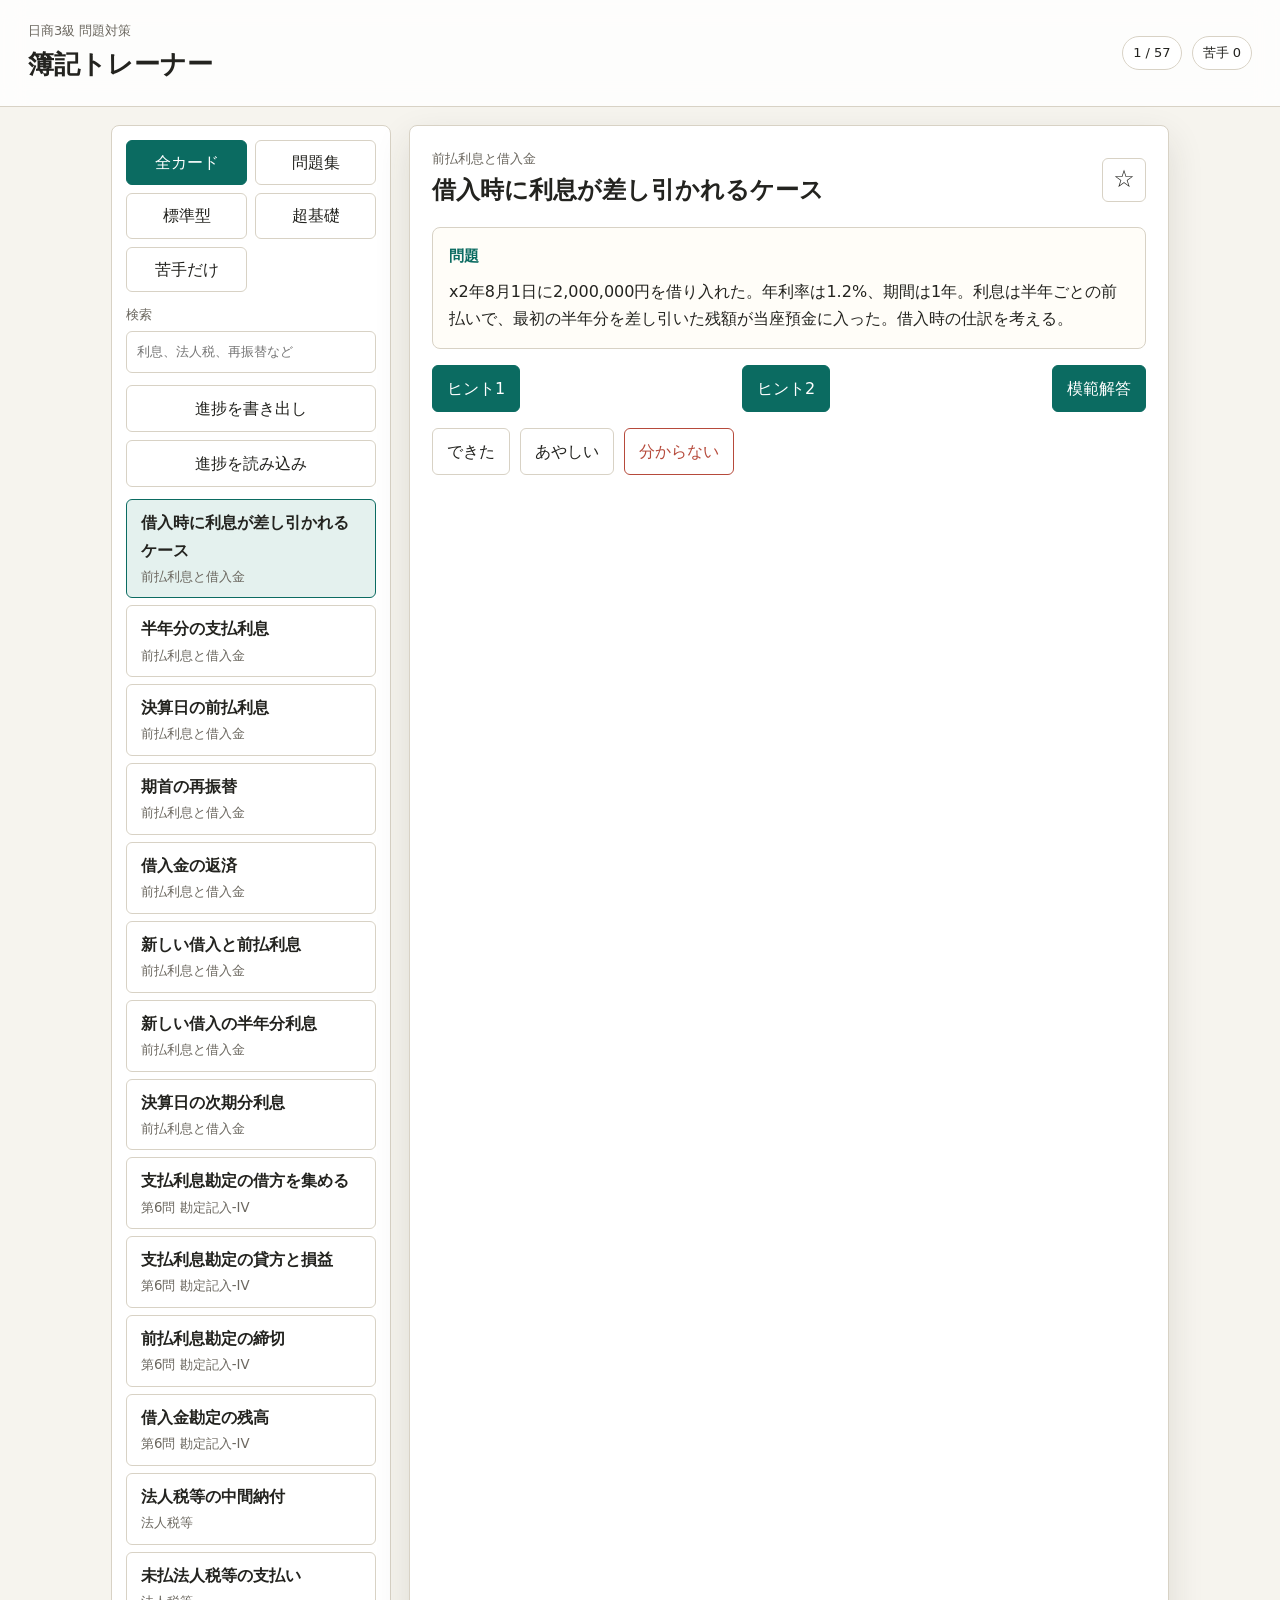
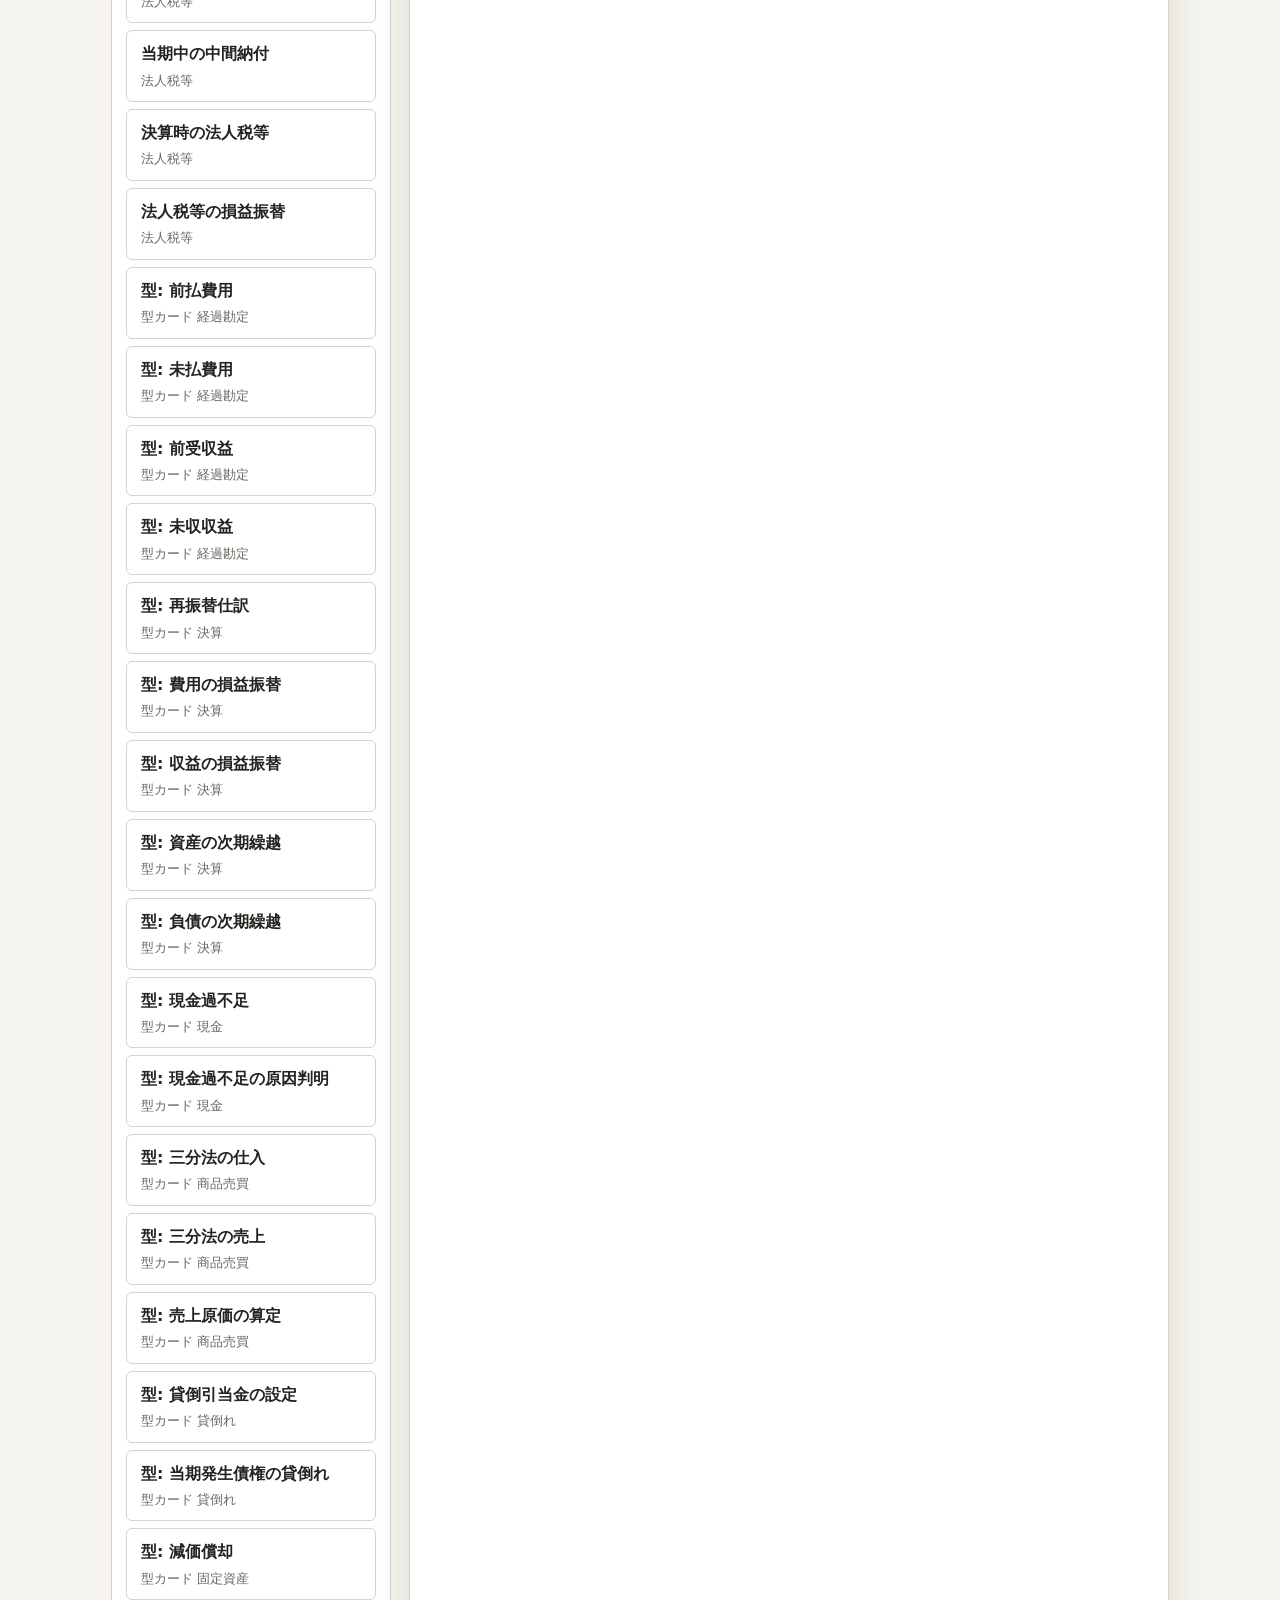
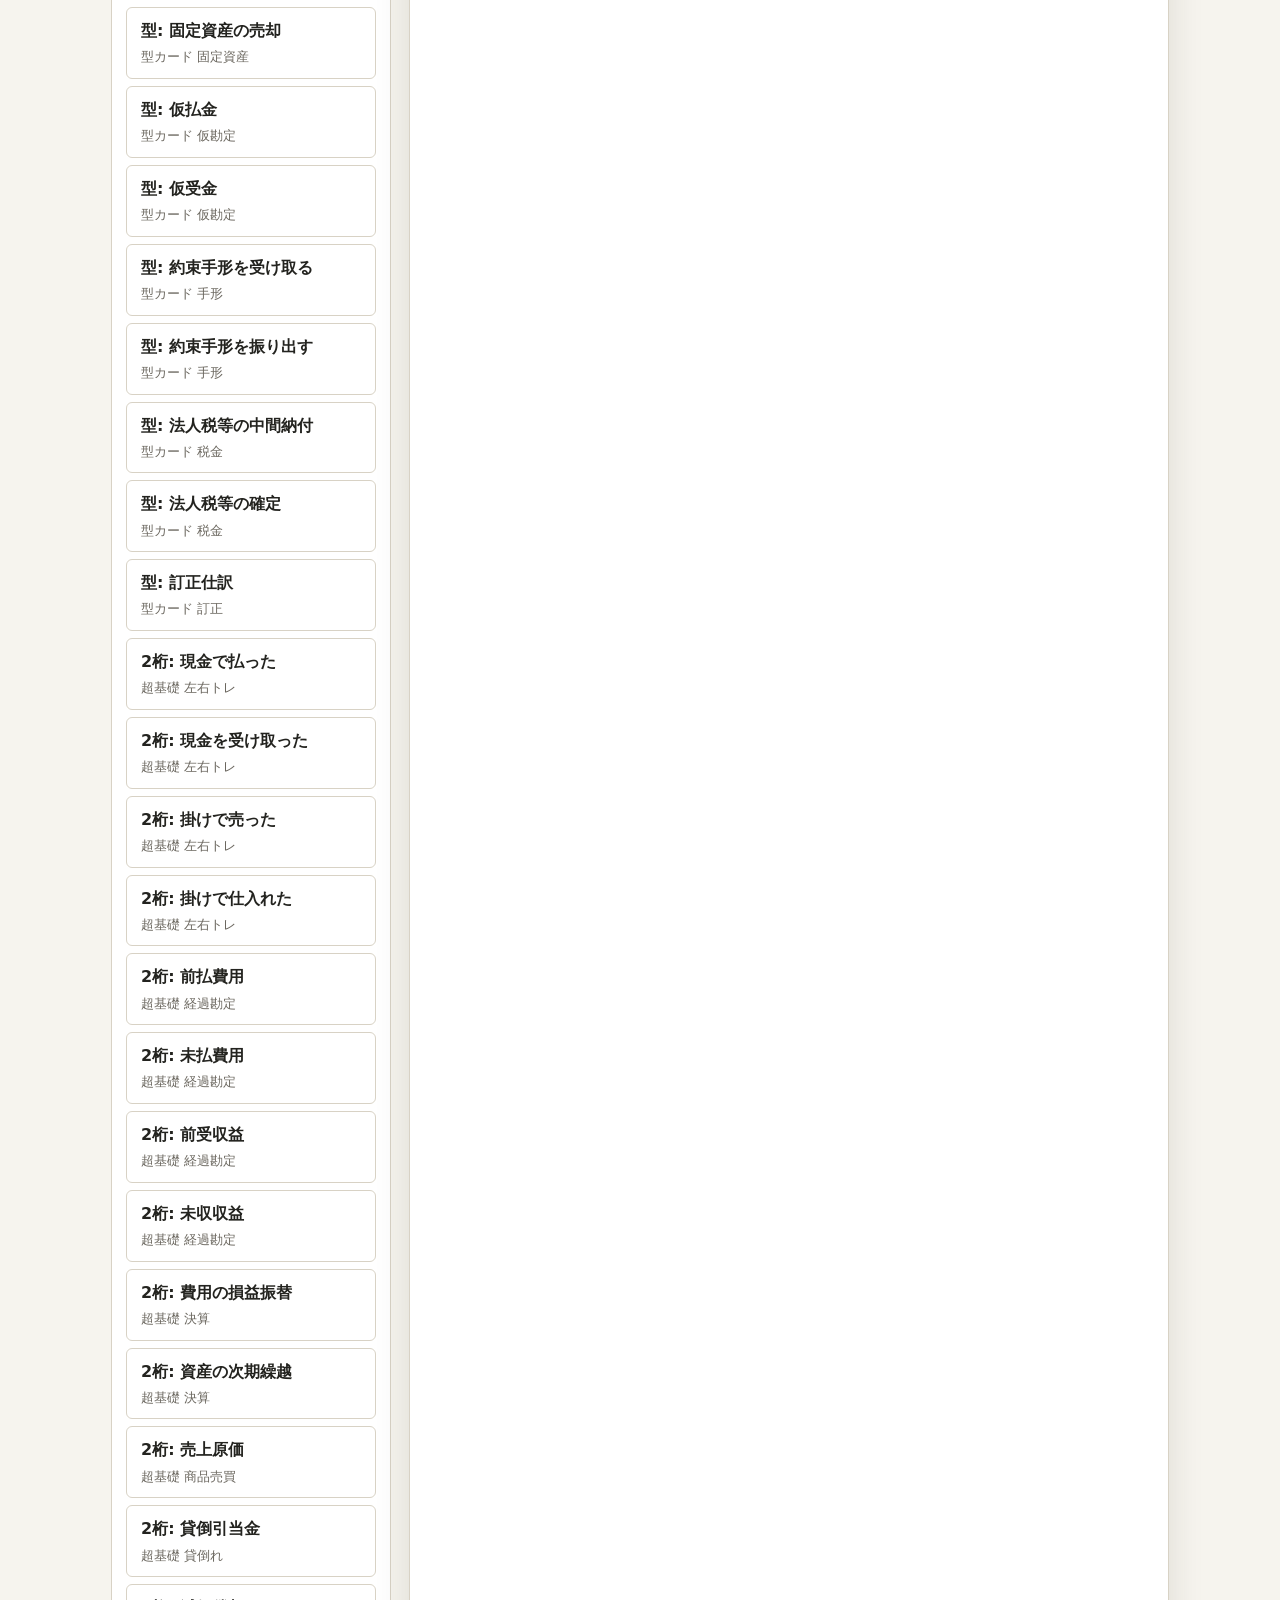
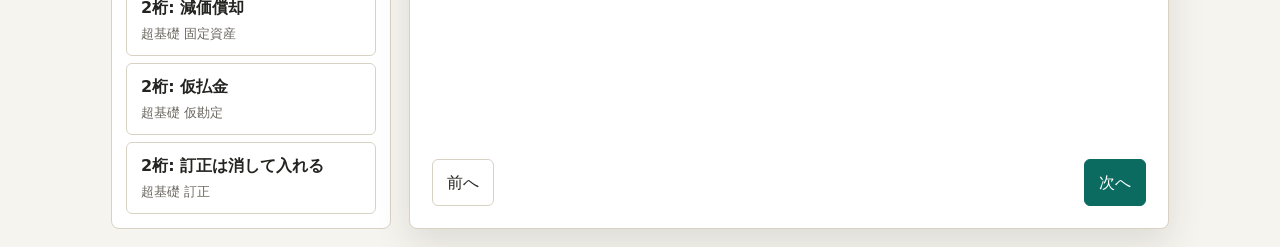
<file: docs/index.html>
<!doctype html>
<html lang="ja">
<head>
  <meta charset="utf-8">
  <meta name="viewport" content="width=device-width, initial-scale=1">
  <title>簿記トレーナー</title>
  <link rel="stylesheet" href="./style.css?v=20260531-2">
</head>
<body>
  <header class="topbar">
    <div>
      <p class="eyebrow">日商3級 問題対策</p>
      <h1>簿記トレーナー</h1>
    </div>
    <div class="stats" aria-live="polite">
      <span id="cardCount">0 / 0</span>
      <span id="weakCount">苦手 0</span>
    </div>
  </header>

  <main class="layout">
    <aside class="sidebar">
      <div class="toolbar">
        <button class="mode is-active" data-mode="all">全カード</button>
        <button class="mode" data-mode="workbook">問題集</button>
        <button class="mode" data-mode="pattern">標準型</button>
        <button class="mode" data-mode="drill">超基礎</button>
        <button class="mode" data-mode="weak">苦手だけ</button>
      </div>
      <label class="search">
        <span>検索</span>
        <input id="searchInput" type="search" placeholder="利息、法人税、再振替など">
      </label>
      <div class="progress-tools">
        <button id="exportButton">進捗を書き出し</button>
        <label class="import-button">
          進捗を読み込み
          <input id="importInput" type="file" accept="application/json,.json">
        </label>
      </div>
      <nav id="cardList" class="card-list" aria-label="カード一覧"></nav>
    </aside>

    <section class="trainer">
      <div class="card-head">
        <div>
          <p id="sectionLabel" class="eyebrow"></p>
          <h2 id="cardTitle"></h2>
        </div>
        <button id="weakButton" class="icon-button" title="苦手に追加">☆</button>
      </div>

      <div class="prompt">
        <h3>問題</h3>
        <p id="questionText"></p>
      </div>

      <div class="answer-box">
        <button id="hint1Button">ヒント1</button>
        <button id="hint2Button">ヒント2</button>
        <button id="answerButton">模範解答</button>
      </div>

      <div id="hint1" class="reveal" hidden></div>
      <div id="hint2" class="reveal" hidden></div>
      <div id="answer" class="reveal answer" hidden></div>

      <div class="self-check">
        <button data-grade="good">できた</button>
        <button data-grade="almost">あやしい</button>
        <button data-grade="again">分からない</button>
      </div>

      <div class="pager">
        <button id="prevButton">前へ</button>
        <button id="nextButton">次へ</button>
      </div>
    </section>
  </main>

  <script src="./app.js?v=20260531-2"></script>
</body>
</html>
</file>
<file: docs/style.css>
:root {
  color-scheme: light;
  --bg: #f6f4ee;
  --panel: #ffffff;
  --ink: #23231f;
  --muted: #6b675f;
  --line: #d8d2c5;
  --accent: #0b6b61;
  --accent-soft: #e4f1ee;
  --warn: #b64a3b;
  --shadow: 0 14px 36px rgba(42, 39, 31, .12);
}

* {
  box-sizing: border-box;
}

body {
  margin: 0;
  background: var(--bg);
  color: var(--ink);
  font-family: "Yu Gothic UI", "Meiryo", system-ui, sans-serif;
  line-height: 1.7;
}

button,
input {
  font: inherit;
}

button {
  border: 1px solid var(--line);
  background: var(--panel);
  color: var(--ink);
  border-radius: 6px;
  padding: 9px 14px;
  cursor: pointer;
}

button:hover {
  border-color: var(--accent);
}

.topbar {
  display: flex;
  justify-content: space-between;
  align-items: center;
  gap: 20px;
  padding: 20px 28px;
  border-bottom: 1px solid var(--line);
  background: rgba(255, 255, 255, .8);
  position: sticky;
  top: 0;
  z-index: 5;
  backdrop-filter: blur(12px);
}

h1,
h2,
h3,
p {
  margin: 0;
}

h1 {
  font-size: 26px;
}

.eyebrow {
  color: var(--muted);
  font-size: 13px;
}

.stats {
  display: flex;
  gap: 10px;
  flex-wrap: wrap;
}

.stats span {
  border: 1px solid var(--line);
  border-radius: 999px;
  padding: 5px 10px;
  background: var(--panel);
  font-size: 13px;
}

.layout {
  display: grid;
  grid-template-columns: 280px minmax(360px, 760px);
  justify-content: center;
  gap: 18px;
  padding: 18px;
  min-height: calc(100vh - 86px);
}

.sidebar,
.trainer {
  background: var(--panel);
  border: 1px solid var(--line);
  border-radius: 8px;
}

.sidebar {
  padding: 14px;
  overflow: auto;
}

.toolbar {
  display: grid;
  grid-template-columns: repeat(2, minmax(0, 1fr));
  gap: 8px;
  margin-bottom: 12px;
}

.toolbar button {
  padding: 8px 6px;
}

.mode.is-active,
.answer-box button,
#nextButton {
  background: var(--accent);
  color: #fff;
  border-color: var(--accent);
}

.search {
  display: grid;
  gap: 5px;
  color: var(--muted);
  font-size: 13px;
  margin-bottom: 12px;
}

.search input {
  width: 100%;
  border: 1px solid var(--line);
  border-radius: 6px;
  padding: 9px 10px;
}

.progress-tools {
  display: grid;
  gap: 8px;
  margin-bottom: 12px;
}

.progress-tools button,
.import-button {
  width: 100%;
  border: 1px solid var(--line);
  border-radius: 6px;
  background: var(--panel);
  color: var(--ink);
  padding: 9px 10px;
  text-align: center;
  cursor: pointer;
}

.import-button input {
  display: none;
}

.card-list {
  display: grid;
  gap: 7px;
}

.list-item {
  text-align: left;
  display: grid;
  gap: 2px;
}

.list-item.is-active {
  border-color: var(--accent);
  background: var(--accent-soft);
}

.list-item small {
  color: var(--muted);
}

.list-item[data-grade="good"] {
  border-left: 4px solid var(--accent);
}

.list-item[data-grade="almost"] {
  border-left: 4px solid #c08a18;
}

.list-item[data-grade="again"] {
  border-left: 4px solid var(--warn);
}

.trainer {
  padding: 22px;
  display: flex;
  flex-direction: column;
  gap: 16px;
  box-shadow: var(--shadow);
}

.card-head,
.pager,
.self-check,
.answer-box {
  display: flex;
  align-items: center;
  justify-content: space-between;
  gap: 10px;
  flex-wrap: wrap;
}

.card-head h2 {
  font-size: 24px;
}

.icon-button {
  width: 44px;
  height: 44px;
  padding: 0;
  font-size: 24px;
}

.icon-button.is-weak {
  color: var(--warn);
  border-color: var(--warn);
  background: #fff1ed;
}

.prompt,
.reveal {
  border: 1px solid var(--line);
  border-radius: 8px;
  padding: 16px;
  background: #fffdf8;
}

.prompt h3 {
  font-size: 15px;
  margin-bottom: 8px;
  color: var(--accent);
}

.reveal {
  white-space: pre-wrap;
}

.answer {
  border-color: #b8cbb9;
  background: #f3faf3;
}

.self-check {
  justify-content: flex-start;
}

.self-check button[data-grade="again"] {
  border-color: var(--warn);
  color: var(--warn);
}

.pager {
  margin-top: auto;
}

@media (max-width: 1100px) {
  .layout {
    grid-template-columns: 240px 1fr;
  }
}

@media (max-width: 760px) {
  .topbar,
  .layout {
    padding: 12px;
  }

  .topbar {
    align-items: flex-start;
    flex-direction: column;
  }

  .layout {
    grid-template-columns: 1fr;
  }

  .card-head h2 {
    font-size: 21px;
  }

  .answer-box button,
  .self-check button,
  .pager button {
    flex: 1 1 130px;
  }
}
</file>
